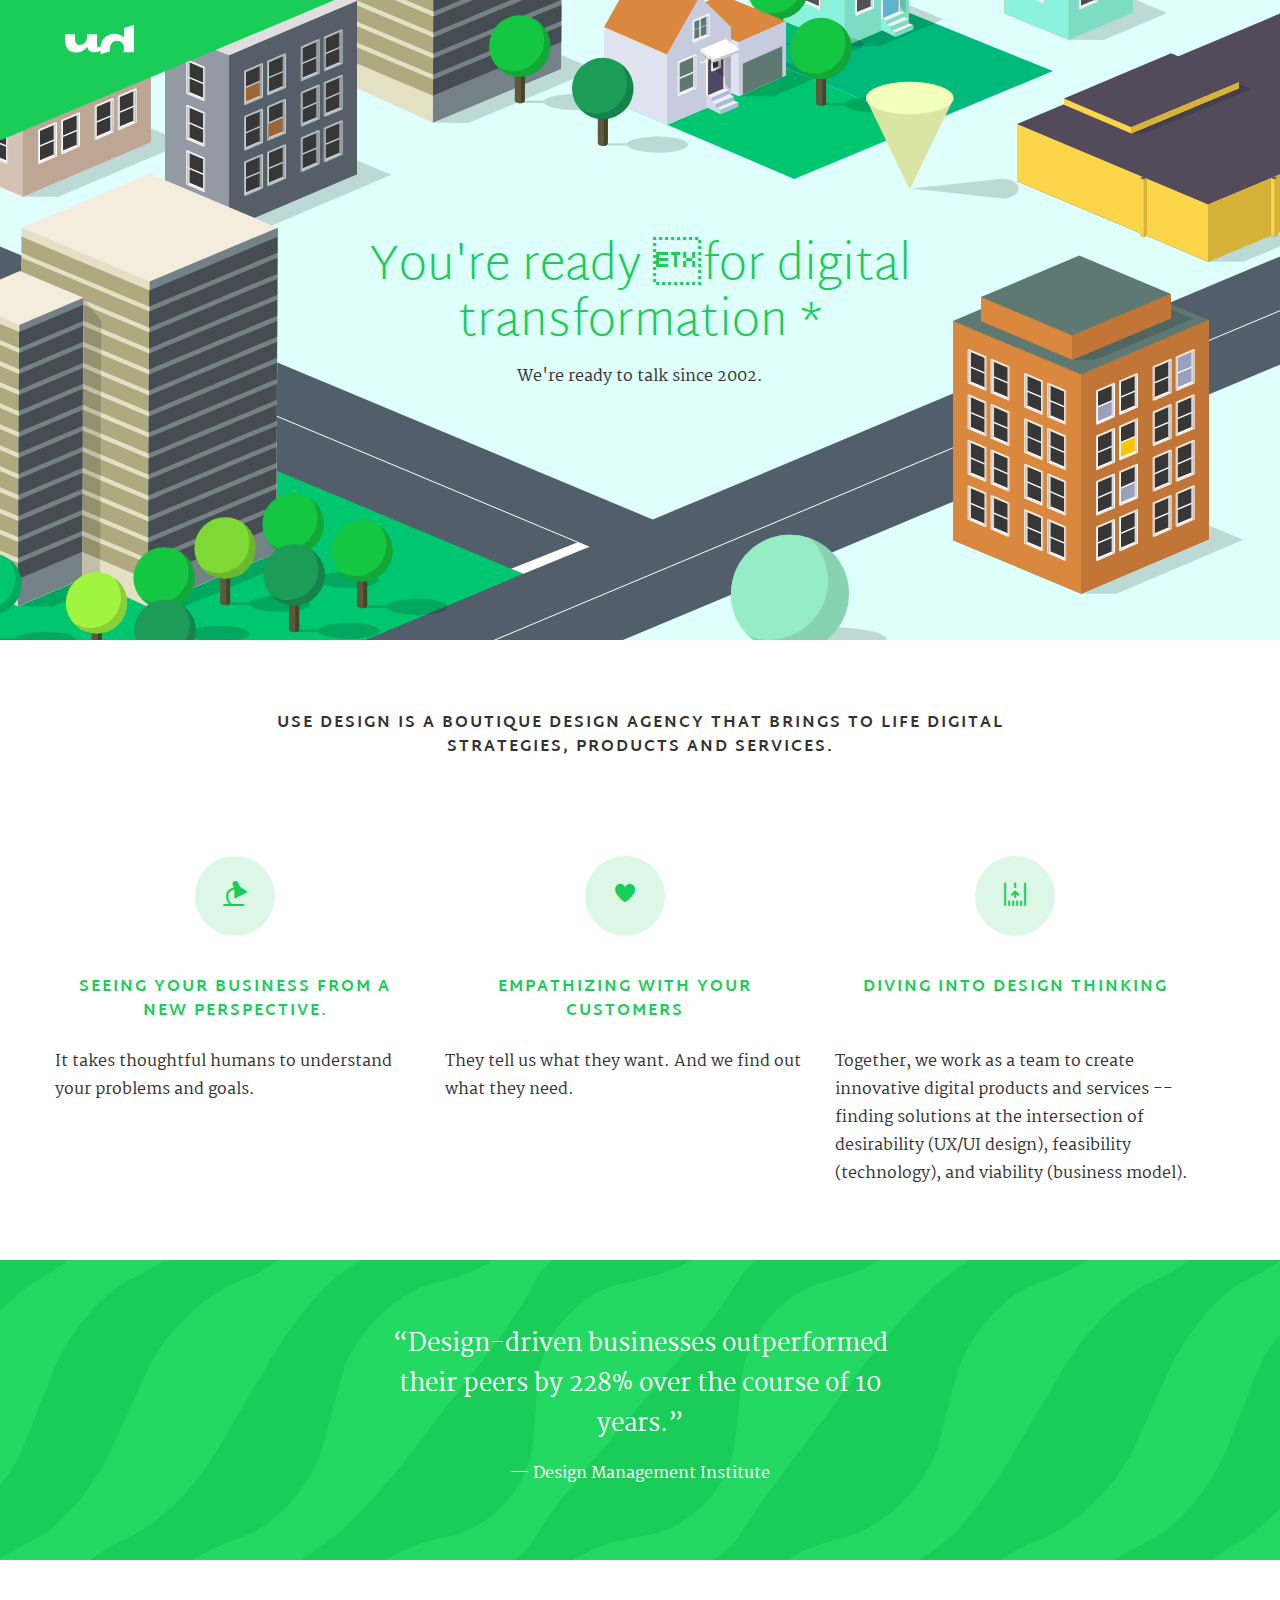
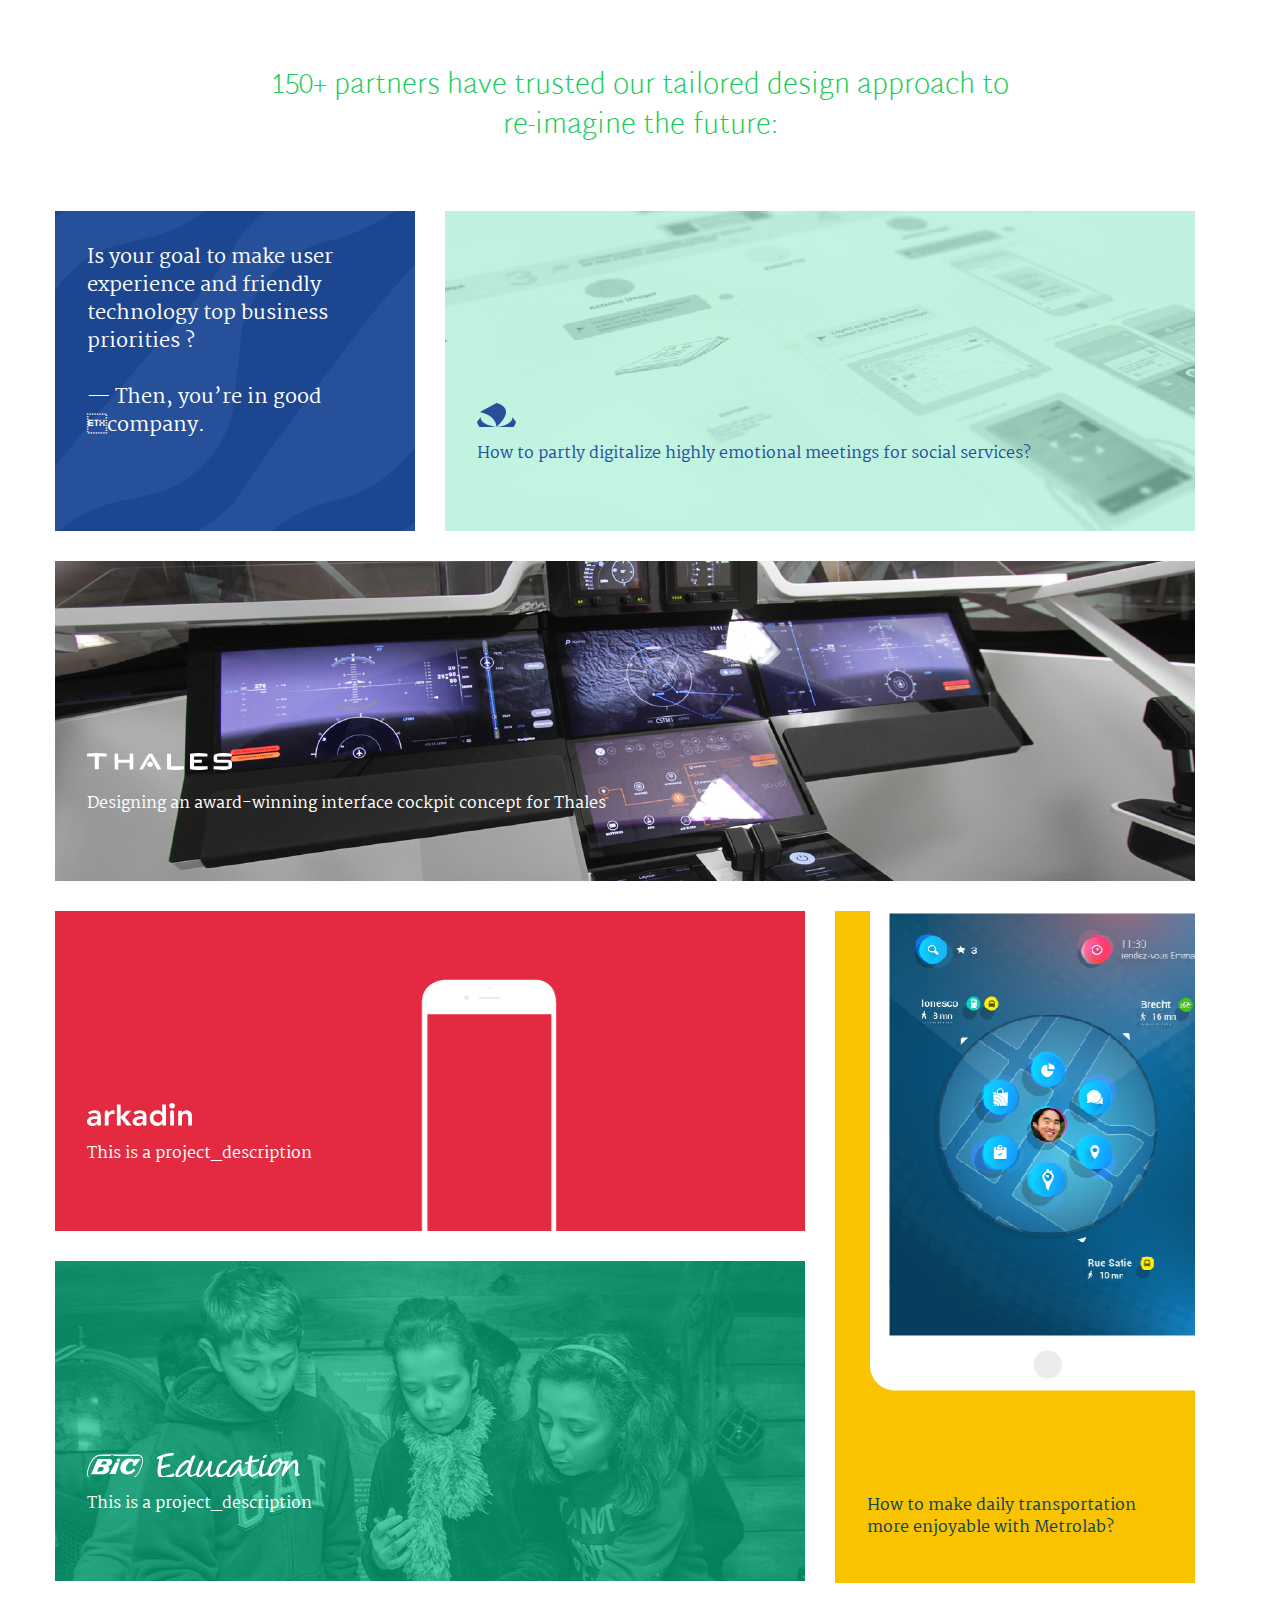
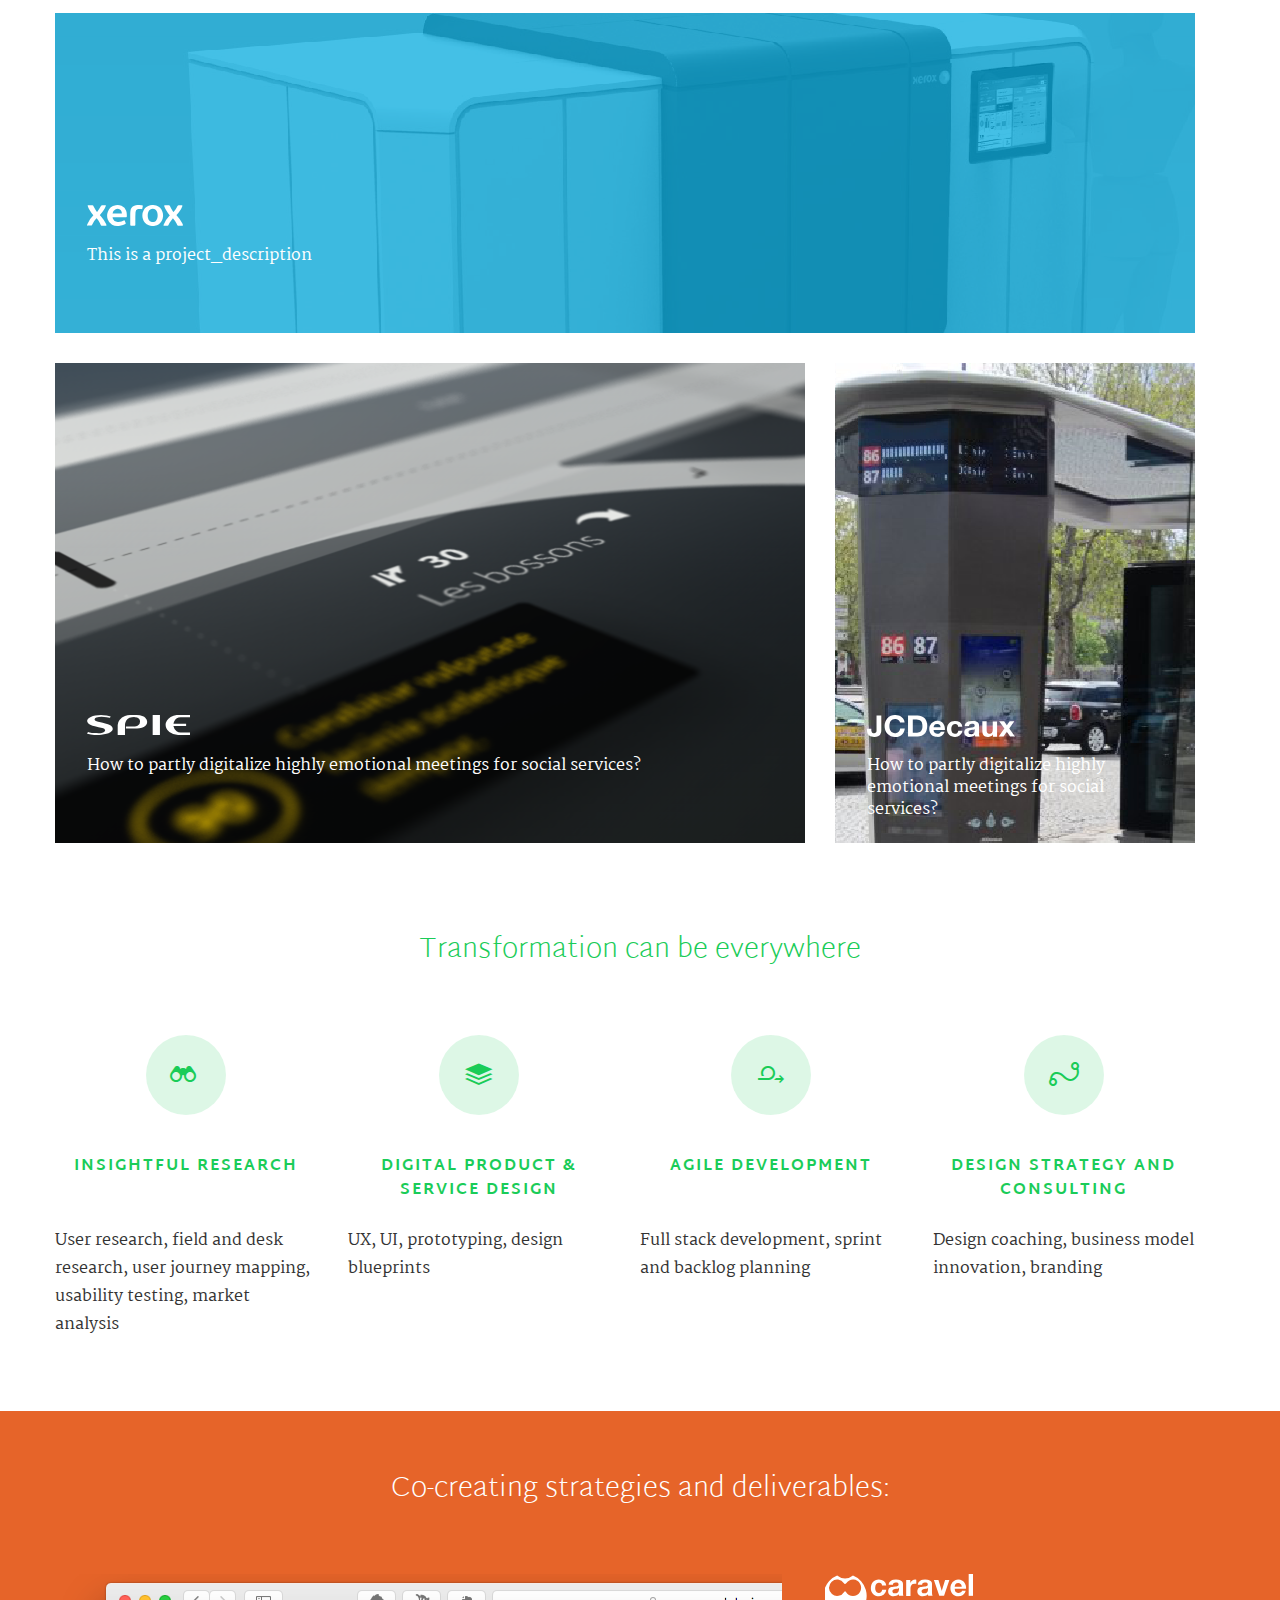
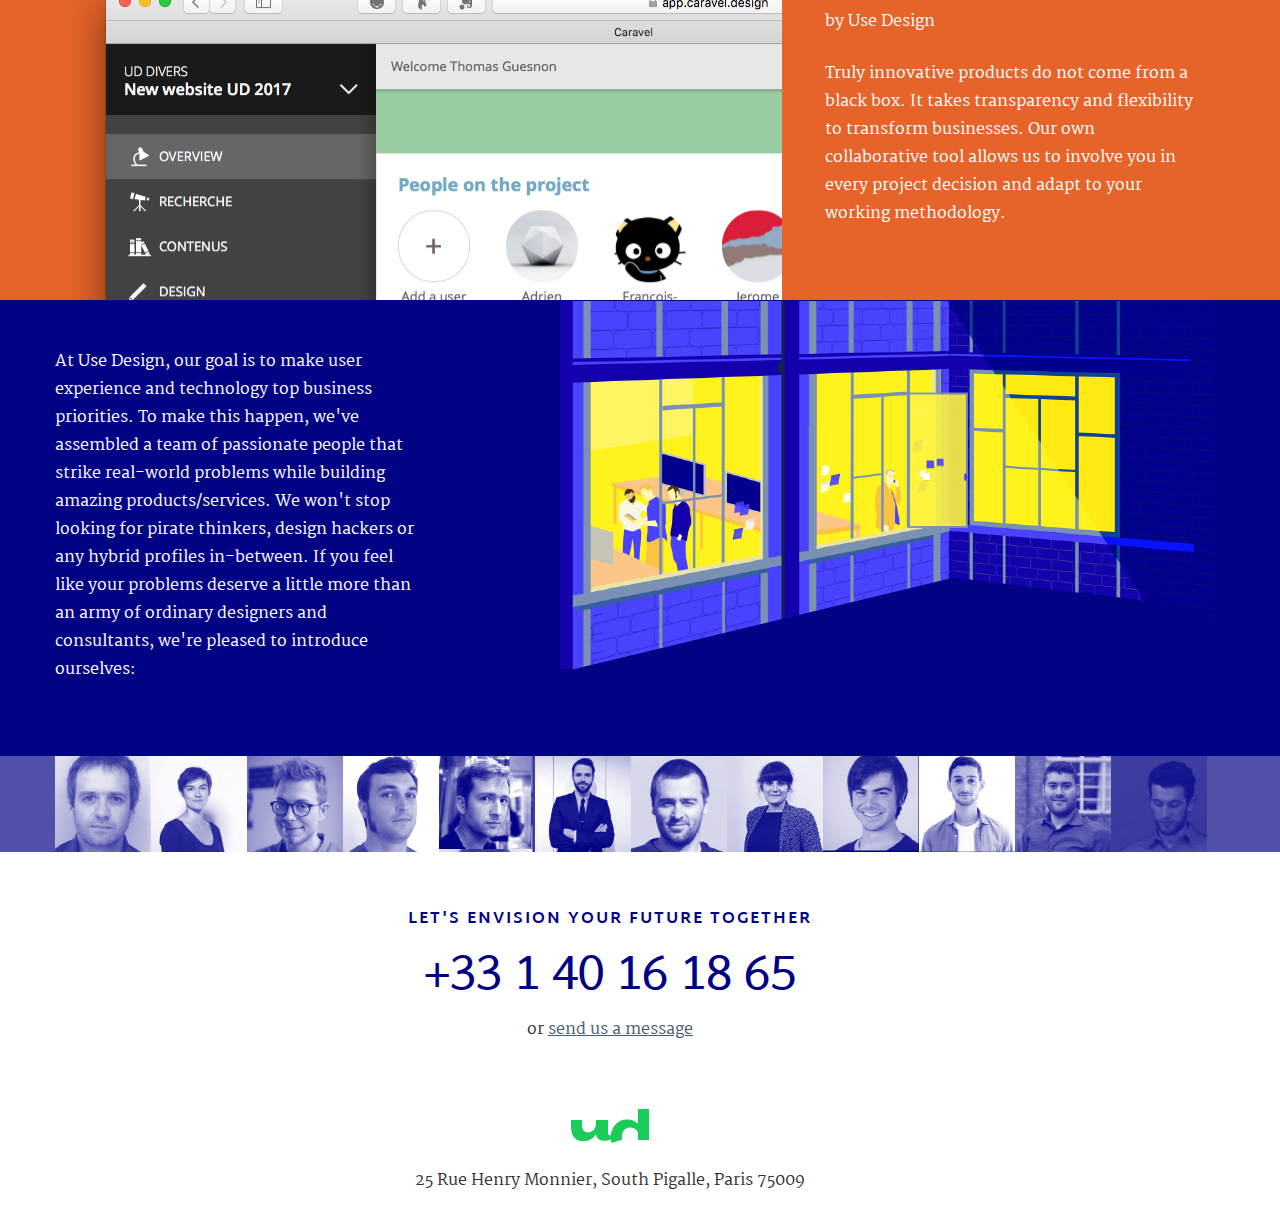
<file: index.html>
<!doctype html>
<html class="no-js" lang="">
    <head>
        <meta charset="utf-8">
        <meta http-equiv="x-ua-compatible" content="ie=edge">
        <title></title>
        <meta name="description" content="">
        <meta name="viewport" content="width=device-width, initial-scale=1">

        <link href="https://fonts.googleapis.com/css?family=Martel+Sans:200,300,400,700|Martel:300,400,700" rel="stylesheet">
        <link rel="stylesheet" type="text/css" href="css/normalize.css">
        <link rel="stylesheet" type="text/css" href="css/main.css">
        <link rel="stylesheet" type="text/css" href="css/typography.css" />
        <link rel="stylesheet" type="text/css" href="css/components.css" />
        <link rel="stylesheet" type="text/css" href="css/layout.css" />
        <link rel="stylesheet" type="text/css" href="css/pajeweic.css">
        <!--
<script src="js/less.min.js" type="text/javascript"></script>
        <script src="js/vendor/modernizr-2.8.3.min.js"></script>
-->
    </head>
    <body>
        <!--[if lt IE 8]>
            <p class="browserupgrade">You are using an <strong>outdated</strong> browser. Please <a href="http://browsehappy.com/">upgrade your browser</a> to improve your experience.</p>
        <![endif]-->

        <!--  Logo -->
        <div id="logo">
          <div id="udlogo_hype_container" style="width:72px;height:32px;overflow:hidden;" aria-live="polite">
        		<script type="text/javascript" charset="utf-8" src="assets/ud_logo.hyperesources/udlogo_hype_generated_script.js?27251"></script>
        	</div>
        </div>

        <!-- Header  -->
        <div class="container ct-illustr">
          <div class="container-inner">
            <div id="header">
              <div id="nav"></div>
              <div id="baseline">
                <h1>You're ready for digital transformation *</h1>
                <p>We're ready to talk since 2002.</p>
              </div>
            </div>
          </div>
        </div>

        <div class="container">
          <div class="container-inner">
            <div id="boutique-sentence">
              <div class="section-title"><h3>Use Design is a boutique design agency that brings to life digital strategies, products and services.</h3></div>
            </div>
          </div>
        </div>

        <!-- 3 items -->
        <div class="container">
          <div class="container-inner">
            <div id="three-items">
              <!-- <div class="section-title"><h2>The title</h2></div> -->
              <div class="wrapper">
                <div class="item col-4">
                  <div class="item-icon"><i class="ico ico-large i-lamp"></i></div>
                  <div class="item-title"><h3>Seeing your business from a new perspective.</h3></div>
                  <div class="item-content"><p>It takes thoughtful humans to understand your problems and goals.</p></div>
                </div>
                <div class="item col-4">
                  <div class="item-icon"><i class="ico ico-large i-heart"></i></div>
                  <div class="item-title"><h3>Empathizing with your customers</h3></div>
                  <div class="item-content"><p>They tell us what they want. And we find out what they need.
</p></div>
                </div>
                <div class="item col-4">
                  <div class="item-icon"><i class="ico ico-large i-runway"></i></div>
                  <div class="item-title"><h3>Diving into Design Thinking

</h3></div>
                  <div class="item-content"><p>Together, we work as a team to create innovative digital products and services -- finding solutions at the intersection of desirability (UX/UI design), feasibility (technology), and viability (business model).
</p></div>
                </div>
              </div>
            </div>
          </div>
        </div>

        <!-- Header  -->
        <div class="container ct-green">
          <div class="container-inner">
            <div id="testimonials">
              <blockquote>“Design-driven businesses outperformed their peers by 228% over the course of 10 years.” </blockquote>
              <p class="author">— Design Management Institute</p>
            </div>
          </div>
        </div>

          <!-- Project grid -->
          <div class="container">
            <div class="container-inner">
              <div id="projects">
                <div class="section-title"><h2>150+ partners have trusted our tailored design approach to re-imagine the future:</h2></div>
                <!-- ligne -->
                <div class="multi-column">
                  <div class="col-4 col height-1">
                    <div class="sentence">
                      <div class="sentence-content"><p>Is your goal to make user experience and friendly technology top business priorities ?<br/><br/>— Then, you’re in good company.</p></div>
                    </div>
                  </div>
                  <div class="col-8 col height-1">
                    <div class="project" id="mdp" style="background: url(files/mdp_image.jpg) 50% 50%;">
                      <div class="project-logo"><img src="files/mdp_logo.svg"/></div>
                      <div class="project-title">How to partly digitalize highly emotional meetings for social services?</div>
                    </div>
                  </div>
                </div>
                <!-- ligne -->
                <div class="multi-column">
                  <div class="col-12 col height-1">
                    <div class="project" id="thales" style="background: url(files/thumb_thales.png) 50% 50%;">
                      <div class="project-logo"><img src="files/thales_logo.svg"/></div>
                      <div class="project-title">Designing an award-winning interface cockpit concept for Thales</div>
                    </div>
                  </div>
                </div>
                <!-- ligne -->
                <div class="multi-column">
                  <div class="col-8 col height-1">
                    <div class="project" id="arkadin" style="background: url(files/arkadin_img.png);">
                      <div class="project-logo"><img src="files/arkadin_logo.svg"/></div>
                      <div class="project-title">This is a project_description</div>
                    </div>
                    <div class="project" id="bic_education" style="background: url(files/bic_educ_img.png);">
                      <div class="project-logo"><img src="files/bic_educ_logo.svg"/></div>
                      <div class="project-title">This is a project_description</div>
                    </div>
                  </div>
                  <div class="col-4 col height-3">
                    <div class="project" id="metrolab" style="background: url(files/metrolab_img.png);">
                      <div class="project-logo"><!--<img src="files/xerox_logo.svg"/>--></div>
                      <div class="project-title">How to make daily transportation more enjoyable with Metrolab?</div>
                    </div>
                  </div>
                </div>
                <!-- ligne -->
                <div class="multi-column">
                  <div class="col-12 col height-1">
                    <div class="project" id="xerox" style="background: url(files/xerox_img.png);">
                      <div class="project-logo"><img src="files/xerox_logo.svg"/></div>
                      <div class="project-title">This is a project_description</div>
                    </div>
                  </div>
                </div>
                <!-- ligne -->
                <div class="multi-column">
                  <div class="col-8 col height-2">
                    <div class="project" id="spie" style="background: url(files/spie_img.png);">
                      <div class="project-logo"><img src="files/spie_logo.svg"/></div>
                      <div class="project-title">How to partly digitalize highly emotional meetings for social services?</div>
                    </div>
                  </div>
                  <div class="col-4 col height-2">
                    <div class="project" id="jcdecaux" style="background: url(files/jcdecaux_img.png);">
                      <div class="project-logo"><img src="files/jcdecaux_logo.svg"/></div>
                      <div class="project-title">How to partly digitalize highly emotional meetings for social services?</div>
                    </div>
                  </div>
                </div>
              </div>
            </div>
          </div>


          <!-- Partners -->

          <div class="container">
            <div class="container-inner">
              <div id="partners">
              <div class="section-title"><h2>Transformation can be everywhere
</h2></div>
                <div class="wrapper">
                  <div class="item col-3">
                    <div class="item-icon"><i class="ico ico-large i-binoculars"></i></div>
                    <div class="item-title"><h3>Insightful research</h3></div>
                    <div class="item-content"><p>User research, field and desk research, user journey mapping, usability testing, market analysis</p></div>
                  </div>
                  <div class="item col-3">
                    <div class="item-icon"><i class="ico ico-large i-layers"></i></div>
                    <div class="item-title"><h3>Digital product & service design</h3></div>
                    <div class="item-content"><p>UX, UI, prototyping, design blueprints</p></div>
                  </div>
                  <div class="item col-3">
                    <div class="item-icon"><i class="ico ico-large i-iteration"></i></div>
                    <div class="item-title"><h3>Agile development</h3></div>
                    <div class="item-content"><p>Full stack development, sprint and backlog planning</p></div>
                  </div>
                  <div class="item col-3">
                    <div class="item-icon"><i class="ico ico-large i-path"></i></div>
                    <div class="item-title"><h3>Design strategy and consulting</h3></div>
                    <div class="item-content"><p>Design coaching, business model innovation, branding</p></div>
                  </div>
                </div>
              </div>
            </div>
          </div>




          <!-- Caravel -->

          <div class="container ct-red">
            <div class="container-inner">
              <div id="caravel">
                <div class="section-title"><h2>Co-creating strategies and deliverables:</h2></div>
                <div class="wrapper">
                  <div class="block col-4 span-8">
                    <div class="poweredby"><img src="files/caravel_logo.svg"/><p>by Use Design</p></div>
                    <p>Truly innovative products do not come from a black box. It takes transparency and flexibility to transform businesses. Our own collaborative tool allows us to involve you in every project decision and adapt to your working methodology.</p>
                  </div>
                </div>
              </div>
            </div>
          </div>


          <!-- Contact -->
          <div class="container ct-blue">
            <div class="container-inner">
              <div id="contact">
                <div class="wrapper">
                  <div class="block col-4">
                    <p>At Use Design, our goal is to make user experience and technology top business priorities. To make this happen, we've assembled a team of passionate people that strike real-world problems while building amazing products/services. We won't stop looking for pirate thinkers, design hackers or any hybrid profiles in-between.

If you feel like your problems deserve a little more than an army of ordinary designers and consultants, we're pleased to introduce ourselves:</p>
                  </div>
                </div>
              </div>
            </div>
          </div>

          <!-- People -->
          <div class="container ct-lightblue">
            <div class="container-inner">
              <div id="people">
                <div class="pic" style="background-image: url(files/id_photo_1.png);"></div>
                <div class="pic" style="background-image: url(files/id_photo_2.png);"></div>
                <div class="pic" style="background-image: url(files/id_photo_3.png);"></div>
                <div class="pic" style="background-image: url(files/id_photo_4.png);"></div>
                <div class="pic" style="background-image: url(files/id_photo_5.png);"></div>
                <div class="pic" style="background-image: url(files/id_photo_6.png);"></div>
                <div class="pic" style="background-image: url(files/id_photo_7.png);"></div>
                <div class="pic" style="background-image: url(files/id_photo_8.png);"></div>
                <div class="pic" style="background-image: url(files/id_photo_9.png);"></div>
                <div class="pic" style="background-image: url(files/id_photo_10.png);"></div>
                <div class="pic" style="background-image: url(files/id_photo_11.png);"></div>
                <div class="pic" style="background-image: url(files/id_photo_12.png);"></div>
              </div>
            </div>
          </div>

          <!-- Numéros -->
          <div class="container">
            <div class="container-inner">
              <div id="numeros">
                <div class="wrapper">
                  <div class="block col-6 span-3">
                    <h3>Let's envision your future together</h3>
                    <p class="phone_number">+33 1 40 16 18 65
</p>
                    <p class="mailto">or <a href="mailto:contact@use-design.com">send us a message</a></p>
                    <hr/>
                    <div class="logo-small"><img src="files/ud_logo.svg"/>

                    </div>
                    <p class="adresse">25 Rue Henry Monnier, South Pigalle, Paris 75009</p>
                  </div>
                </div>
              </div>
            </div>
          </div>


		<!-- End content -->
    </body>
</html>
</file>
<file: css/main.css>
/*! HTML5 Boilerplate v5.3.0 | MIT License | https://html5boilerplate.com/ */

/*
 * What follows is the result of much research on cross-browser styling.
 * Credit left inline and big thanks to Nicolas Gallagher, Jonathan Neal,
 * Kroc Camen, and the H5BP dev community and team.
 */

/* ==========================================================================
   Base styles: opinionated defaults
   ========================================================================== */

html {
    color: #222;
    font-size: 1em;
    line-height: 1.4;
}

/*
 * Remove text-shadow in selection highlight:
 * https://twitter.com/miketaylr/status/12228805301
 *
 * These selection rule sets have to be separate.
 * Customize the background color to match your design.
 */

::-moz-selection {
    background: #b3d4fc;
    text-shadow: none;
}

::selection {
    background: #b3d4fc;
    text-shadow: none;
}

/*
 * A better looking default horizontal rule
 */

hr {
    display: block;
    height: 1px;
    border: 0;
    border-top: 1px solid #ccc;
    margin: 1em 0;
    padding: 0;
}

/*
 * Remove the gap between audio, canvas, iframes,
 * images, videos and the bottom of their containers:
 * https://github.com/h5bp/html5-boilerplate/issues/440
 */

audio,
canvas,
iframe,
img,
svg,
video {
    vertical-align: middle;
}

/*
 * Remove default fieldset styles.
 */

fieldset {
    border: 0;
    margin: 0;
    padding: 0;
}

/*
 * Allow only vertical resizing of textareas.
 */

textarea {
    resize: vertical;
}

/* ==========================================================================
   Browser Upgrade Prompt
   ========================================================================== */

.browserupgrade {
    margin: 0.2em 0;
    background: #ccc;
    color: #000;
    padding: 0.2em 0;
}

/* ==========================================================================
   Author's custom styles
   ========================================================================== */

















/* ==========================================================================
   Helper classes
   ========================================================================== */

/*
 * Hide visually and from screen readers
 */

.hidden {
    display: none !important;
}

/*
 * Hide only visually, but have it available for screen readers:
 * http://snook.ca/archives/html_and_css/hiding-content-for-accessibility
 */

.visuallyhidden {
    border: 0;
    clip: rect(0 0 0 0);
    height: 1px;
    margin: -1px;
    overflow: hidden;
    padding: 0;
    position: absolute;
    width: 1px;
}

/*
 * Extends the .visuallyhidden class to allow the element
 * to be focusable when navigated to via the keyboard:
 * https://www.drupal.org/node/897638
 */

.visuallyhidden.focusable:active,
.visuallyhidden.focusable:focus {
    clip: auto;
    height: auto;
    margin: 0;
    overflow: visible;
    position: static;
    width: auto;
}

/*
 * Hide visually and from screen readers, but maintain layout
 */

.invisible {
    visibility: hidden;
}

/*
 * Clearfix: contain floats
 *
 * For modern browsers
 * 1. The space content is one way to avoid an Opera bug when the
 *    `contenteditable` attribute is included anywhere else in the document.
 *    Otherwise it causes space to appear at the top and bottom of elements
 *    that receive the `clearfix` class.
 * 2. The use of `table` rather than `block` is only necessary if using
 *    `:before` to contain the top-margins of child elements.
 */

.clearfix:before,
.clearfix:after {
    content: " "; /* 1 */
    display: table; /* 2 */
}

.clearfix:after {
    clear: both;
}

/* ==========================================================================
   EXAMPLE Media Queries for Responsive Design.
   These examples override the primary ('mobile first') styles.
   Modify as content requires.
   ========================================================================== */

@media only screen and (min-width: 35em) {
    /* Style adjustments for viewports that meet the condition */
}

@media print,
       (-webkit-min-device-pixel-ratio: 1.25),
       (min-resolution: 1.25dppx),
       (min-resolution: 120dpi) {
    /* Style adjustments for high resolution devices */
}

/* ==========================================================================
   Print styles.
   Inlined to avoid the additional HTTP request:
   http://www.phpied.com/delay-loading-your-print-css/
   ========================================================================== */

@media print {
    *,
    *:before,
    *:after,
    *:first-letter,
    *:first-line {
        background: transparent !important;
        color: #000 !important; /* Black prints faster:
                                   http://www.sanbeiji.com/archives/953 */
        box-shadow: none !important;
        text-shadow: none !important;
    }

    a,
    a:visited {
        text-decoration: underline;
    }

    a[href]:after {
        content: " (" attr(href) ")";
    }

    abbr[title]:after {
        content: " (" attr(title) ")";
    }

    /*
     * Don't show links that are fragment identifiers,
     * or use the `javascript:` pseudo protocol
     */

    a[href^="#"]:after,
    a[href^="javascript:"]:after {
        content: "";
    }

    pre,
    blockquote {
        border: 1px solid #999;
        page-break-inside: avoid;
    }

    /*
     * Printing Tables:
     * http://css-discuss.incutio.com/wiki/Printing_Tables
     */

    thead {
        display: table-header-group;
    }

    tr,
    img {
        page-break-inside: avoid;
    }

    img {
        max-width: 100% !important;
    }

    p,
    h2,
    h3 {
        orphans: 3;
        widows: 3;
    }

    h2,
    h3 {
        page-break-after: avoid;
    }
}
</file>
<file: css/typography.css>
@charset "UTF-8";
@media screen and (min-width: 320px) {
  p {
    font-size: 1rem;
    line-height: 1.75rem; }

  h6 {
    font-size: 1rem;
    line-height: 1.5rem; }

  h5 {
    font-size: 1rem;
    line-height: 1.5rem; }

  h4 {
    font-size: 1rem;
    line-height: 1.5rem; }

  h3 {
    font-size: 1rem;
    line-height: 1.5rem; }

  h2 {
    font-size: 1.75rem;
    line-height: 2.5rem; }

  h1 {
    font-size: 2.25rem;
    line-height: 2.5rem; }

  blockquote {
    font-size: 1.5rem;
    line-height: 2.5rem; } }
@media screen and (min-width: 640px) {
  p {
    font-size: 1rem;
    line-height: 1.75rem; }

  h6 {
    font-size: 1rem;
    line-height: 1.5rem; }

  h5 {
    font-size: 1rem;
    line-height: 1.5rem; }

  h4 {
    font-size: 1rem;
    line-height: 1.5rem; }

  h3 {
    font-size: 1rem;
    line-height: 1.5rem; }

  h2 {
    font-size: 1.75rem;
    line-height: 2.5rem; }

  h1 {
    font-size: 2.25rem;
    line-height: 2.5rem; }

  blockquote {
    font-size: 1.5rem;
    line-height: 2.5rem; } }
@media screen and (min-width: 1170px) {
  p {
    font-size: 1rem;
    line-height: 1.75rem; }

  h6 {
    font-size: 1rem;
    line-height: 1.5rem; }

  h5 {
    font-size: 1rem;
    line-height: 1.5rem; }

  h4 {
    font-size: 1rem;
    line-height: 1.5rem; }

  h3 {
    font-size: 1rem;
    line-height: 1.5rem; }

  h2 {
    font-size: 1.75rem;
    line-height: 2.5rem; }

  h1 {
    font-size: 3rem;
    line-height: 3.5rem; }

  blockquote {
    font-size: 1.5rem;
    line-height: 2.5rem; } }
p.small {
  font-size: 0.75rem;
  line-height: 1.5rem; }

p, h6, h5, h4, h3, h2, h1 {
  margin-top: 0;
  font-weight: normal; }

p {
  font-family: "Martel", serif;
  margin-bottom: 1.5rem; }

h6 {
  font-family: "Martel", serif;
  margin-bottom: 0; }

h5 {
  font-family: "Martel", serif;
  margin-bottom: 0; }

h4 {
  font-family: "Martel", serif;
  text-transform: uppercase;
  margin-bottom: 0; }

h3 {
  font-family: "Martel Sans", sans-serif;
  font-weight: 700;
  text-transform: uppercase;
  letter-spacing: 2px;
  margin-bottom: 2rem;
  padding-top: 0.5rem; }

h2 {
  font-family: "Martel Sans", sans-serif;
  font-weight: 200;
  margin-bottom: 4rem;
  padding-top: 0.66667rem; }

h1 {
  font-family: "Martel Sans", sans-serif;
  font-weight: 200;
  margin-bottom: 0.66667rem; }

ul, ol {
  margin-top: 0;
  margin-bottom: 1.5rem;
  padding-left: 0; }
  ul li, ol li {
    line-height: 1.5rem; }

.footnotes ul, .footnotes ol {
  margin-top: 0;
  margin-bottom: 1.5rem;
  padding-left: 0;
  page-break-inside: avoid;
  /* pas de coupure dans ces élements */ }
  .footnotes ul li, .footnotes ol li {
    font-size: 0.83333rem;
    line-height: 1.5rem; }
    .footnotes ul li p, .footnotes ol li p {
      font-size: 0.83333rem;
      line-height: 1.5rem;
      margin-bottom: 0.6rem; }

hr {
  width: 100%;
  margin-top: 2rem;
  margin-bottom: 2rem;
  border: 0; }

hr::after {
  display: inline-block;
  content: '•••';
  opacity: 0.5;
  width: 100%;
  letter-spacing: 1em;
  text-align: center; }

blockquote {
  margin: 1rem; }
  blockquote p {
    font-family: "Martel", serif; }

pre {
  padding: 1rem 1.33333rem;
  background-color: rgba(0, 0, 0, 0.03); }
  pre code {
    font-size: 1rem;
    line-height: 1.5rem; }

table {
  margin-top: 1rem;
  margin-bottom: 2rem;
  line-height: 1.5rem;
  border-collapse: collapse; }
  table thead tr th {
    border-top: 1px solid rgba(0, 0, 0, 0.3);
    vertical-align: top;
    padding: 1rem 2rem 1rem 0;
    font-family: "Martel", serif;
    font-weight: normal; }
  table tbody tr td {
    border-top: 1px solid rgba(0, 0, 0, 0.05);
    vertical-align: top;
    padding: 1rem 2rem 1rem 0; }

img {
  margin-bottom: 0.5rem; }

.figure p {
  font-size: 0.83333rem;
  line-height: 1.5rem;
  margin-bottom: 2.4rem; }

sup {
  line-height: 0; }

@media print {
  body {
    background-color: #fff !important; }

  p {
    font-size: 10.5pt;
    line-height: 15.75pt;
    margin-bottom: 15.75pt;
    margin-bottom: 0;
    text-indent: 10.5pt;
    orphans: 3;
    /* pas de ligne seule en bas */
    widows: 3;
    /* pas de ligne seule en haut */ }

  h6 {
    font-size: 10.5pt;
    line-height: 15.75pt;
    margin-top: 15.75pt;
    margin-bottom: 0;
    page-break-after: avoid;
    /* pas de saut après ces éléments */ }

  h5 {
    font-size: 10.5pt;
    line-height: 15.75pt;
    margin-top: 15.75pt;
    margin-bottom: 0;
    page-break-after: avoid;
    /* pas de saut après ces éléments */ }

  h4 {
    font-size: 10.5pt;
    line-height: 15.75pt;
    margin-top: 15.75pt;
    margin-bottom: 0;
    page-break-after: avoid;
    /* pas de saut après ces éléments */ }

  h3 {
    font-size: 10.5pt;
    line-height: 15.75pt;
    margin-top: 15.75pt;
    margin-bottom: 10.5pt;
    padding-top: 5.25pt;
    page-break-after: avoid;
    /* pas de saut après ces éléments */ }

  h2 {
    font-size: 15.75pt;
    line-height: 21pt;
    margin-top: 15.75pt;
    margin-bottom: 10.5pt;
    padding-top: 5.25pt;
    page-break-after: avoid;
    /* pas de saut après ces éléments */ }

  h1 {
    font-size: 23.625pt;
    line-height: 31.5pt;
    margin-top: 15.75pt;
    margin-bottom: 15.75pt;
    page-break-after: avoid;
    /* pas de saut après ces éléments */ }

  ul, ol {
    margin-top: 0;
    margin-bottom: 15.75pt;
    padding-left: 0;
    page-break-inside: avoid;
    /* pas de coupure dans ces élements */ }
    ul li, ol li {
      font-size: 10.5pt;
      line-height: 15.75pt; }

  .footnotes ul, .footnotes ol {
    margin-top: 0;
    margin-bottom: 15.75pt;
    padding-left: 0;
    page-break-inside: avoid;
    /* pas de coupure dans ces élements */ }
    .footnotes ul li, .footnotes ol li {
      font-size: 9.54545pt;
      line-height: 15.75pt; }
      .footnotes ul li p, .footnotes ol li p {
        font-size: 9.54545pt;
        line-height: 15.75pt;
        margin-bottom: 7.875pt; }

  a {
    color: #333333;
    text-decoration: underline !important; }

  a[href]:after {
    content: " (" attr(href) ")";
    /* affichage des URL des liens */ }

  a[href].footnoteRef:after {
    content: "";
    /* affichage des URL des liens */ }

  .footnotes a {
    display: none; }

  hr {
    width: 100%;
    margin-top: 21pt;
    margin-bottom: 21pt;
    border: 0;
    font-size: 7.875pt; }

  hr::after {
    display: inline-block;
    content: '•••';
    opacity: 0.5;
    width: 100%;
    letter-spacing: 1em;
    text-align: center; }

  blockquote {
    line-height: 15.75pt;
    margin: 10.5pt;
    border: 0; }
    blockquote p {
      font-family: "Martel", serif; }

  pre {
    padding: 10.5pt 14pt;
    border: 0;
    page-break-inside: avoid;
    /* pas de coupure dans ces élements */ }
    pre code {
      font-size: 10.5pt;
      line-height: 15.75pt;
      display: inline-block;
      white-space: pre; }

  table {
    margin-top: 10.5pt;
    margin-bottom: 21pt;
    font-size: 10.5pt;
    page-break-inside: avoid;
    /* pas de coupure dans ces élements */ }
    table thead tr th {
      border-top: 1px solid rgba(0, 0, 0, 0.3);
      vertical-align: top;
      padding: 7pt 21pt 7pt 0;
      font-family: "Martel", serif;
      font-weight: normal; }
    table tbody tr td {
      border-top: 1px solid rgba(0, 0, 0, 0.05);
      vertical-align: top;
      padding: 7pt 21pt 7pt 0; }

  img {
    margin-bottom: 5.25pt; }

  .figure p {
    font-size: 8.75pt;
    line-height: 18.9pt;
    margin-bottom: 25.2pt;
    text-indent: 0; }

  sup {
    line-height: 0; }

  @page {
    margin: 63pt 94.5pt 73.5pt 94.5pt; }
  body {
    margin: 1.6cm; } }

/*# sourceMappingURL=typography.css.map */
</file>
<file: css/components.css>
a {
  font-family: "Martel", serif;
  color: #485B73;
  font-size: 1rem;
  -webkit-transition: all 0.18s ease-out;
  -moz-transition: all 0.18s ease-out;
  -o-transition: all 0.18s ease-out;
  transition: all 0.18s ease-out; }
  a:hover {
    color: #485B73;
    opacity: 0.5; }

.btn {
  padding: 0.5rem 1rem;
  border: 1px solid #F5F5F5;
  background: #FFFFFF;
  border-radius: 3px;
  text-decoration: none;
  color: #333333;
  font-size: 1rem;
  -webkit-transition: color 0.18s ease-out, background-color 0.18s ease-out;
  -moz-transition: color 0.18s ease-out, background-color 0.18s ease-out;
  -o-transition: color 0.18s ease-out, background-color 0.18s ease-out;
  transition: color 0.18s ease-out, background-color 0.18s ease-out; }
  .btn:hover, .btn:focus {
    color: #333333;
    background: #F5F5F5;
    outline: 0; }
  .btn:active {
    color: #333333;
    background: #CCCCCC; }

.highlight {
  color: #FFFFFF;
  background: #1ACC58;
  border: 0; }
  .highlight:hover, .highlight:focus {
    color: #FFFFFF;
    background: #b3d2a5;
    outline: 0; }
  .highlight:active {
    color: #FFFFFF;
    background: #74a467; }

.caution {
  color: #FFFFFF;
  background: #D44C57;
  border: 0; }
  .caution:hover, .caution:focus {
    color: #FFFFFF;
    background: #DC7580;
    outline: 0; }
  .caution:active {
    color: #FFFFFF;
    background: #cd444d; }

.big {
  padding: 0.75002rem 1rem;
  display: flex; }
  .big i {
    padding: 0 0.5rem 0 0; }

.ico-btn {
  width: 2rem;
  height: 2rem;
  padding: 0;
  background: #FFFFFF;
  border-radius: 20px;
  border: 0;
  color: #777777; }
  .ico-btn:hover, .ico-btn:focus {
    background: #EFEFEF;
    outline: 0; }
  .ico-btn i {
    margin-top: 4px; }

.add-btn {
  border: none;
  background: none;
  color: #74a5d8;
  font-size: 0.85714rem;
  line-height: 1px;
  display: flex;
  align-items: center; }
  .add-btn i {
    padding: 0 0.5rem 0 0; }
  .add-btn:hover, .add-btn:focus {
    color: #9DBADE;
    background: none;
    outline: 0; }
  .add-btn:active {
    color: #518ece;
    background: none; }

.disabled {
  opacity: 0.5;
  pointer-events: none; }

.form-wrapper {
  display: flex;
  align-items: center;
  margin-bottom: 1rem; }
  .form-wrapper label {
    width: 20%;
    display: block;
    float: left;
    text-align: right;
    padding: 0 0.5rem;
    font-size: 0.75rem;
    color: #565656; }
  .form-wrapper input, .form-wrapper textarea, .form-wrapper select {
    width: 70%;
    display: block;
    padding: 0.5rem;
    background: #FFFFFF;
    font-size: 1rem;
    border: 1px solid #EFEFEF;
    border-radius: 3px;
    -webkit-transition: border-color 0.18s ease-out;
    -moz-transition: border-color 0.18s ease-out;
    -o-transition: border-color 0.18s ease-out;
    transition: border-color 0.18s ease-out; }
    .form-wrapper input:hover, .form-wrapper textarea:hover, .form-wrapper select:hover {
      border-color: #CCCCCC; }
    .form-wrapper input:focus, .form-wrapper textarea:focus, .form-wrapper select:focus {
      border-color: #323232;
      border-width: 1px;
      outline: none; }
  .form-wrapper select {
    background: transparent;
    -webkit-appearance: none;
    background: url(../assets/caret-down.svg) no-repeat 97% center; }

/*# sourceMappingURL=components.css.map */
</file>
<file: css/layout.css>
html, body {
  font-family: "Martel", serif;
  color: #333333; }

.container {
  width: 100%; }
  .container .container-inner {
    margin: 0 auto;
    padding: 3rem 0 0 0; }

.ct-red {
  background: #E66429;
  color: #FFF; }

.ct-green {
  background: url(../assets/waves_oblique_green.svg) 50% 50%;
  background-color: #1ACC58;
  color: #FFF; }

.ct-blue {
  background: #020285;
  color: #FFF; }
  .ct-blue .container-inner {
    background: url(../assets/illustration_agence.png) no-repeat 100% 0; }

.ct-lightblue {
  background: #5151A9;
  color: #FFF; }

.ct-illustr {
  background: url(../assets/ud_illustration_website_tho_vertical_1.svg) center 0;
  height: 640px; }

.span-3 {
  margin-left: 270px; }

.span-4 {
  margin-left: 370px; }

.span-6 {
  margin-left: 570px; }

.span-8 {
  margin-left: 770px; }

.col-3 {
  width: 270px; }

.col-4 {
  width: 370px; }

.col-6 {
  width: 570px; }

.col-8 {
  width: 770px; }

.col-12 {
  width: 1170px; }

.section-title {
  text-align: center;
  width: 770px;
  margin: 0 auto; }

.wrapper {
  display: flex;
  flex-direction: row; }
  .wrapper .item {
    margin-right: 30px;
    text-align: center; }
    .wrapper .item .item-title {
      height: 5rem; }
      .wrapper .item .item-title h3 {
        color: #1ACC58; }
    .wrapper .item .item-content {
      text-align: left; }
  .wrapper .block {
    margin-right: 30px;
    text-align: left; }

.item-icon {
  width: 80px;
  height: 80px;
  border-radius: 40px;
  background: rgba(26, 204, 88, 0.15);
  text-align: center;
  margin: 0 auto;
  margin-bottom: 2rem; }
  .item-icon i {
    color: #1ACC58;
    padding-top: 1.2rem; }

#logo {
  width: 334px;
  height: 140px;
  background: url(../assets/triangle.svg);
  position: absolute;
  top: 0;
  left: 0; }
  #logo #udlogo_hype_container {
    position: relative;
    top: 24px;
    left: 64px; }

#header #baseline {
  text-align: center;
  position: relative;
  top: 192px;
  width: 570px;
  margin: 0 auto; }
  #header #baseline h1 {
    color: #1ACC58; }

#boutique-sentence {
  padding: 1rem; }

#three-items {
  padding-bottom: 3rem; }

#testimonials {
  padding-bottom: 3rem;
  text-align: center;
  width: 570px;
  margin: 0 auto; }

#projects {
  padding-top: 3rem; }
  #projects h2 {
    color: #1ACC58; }
  #projects .multi-column {
    display: flex; }
    #projects .multi-column .col {
      position: relative;
      display: flex;
      flex-direction: column;
      margin-right: 30px; }
    #projects .multi-column .height-1 .project {
      height: 320px; }
      #projects .multi-column .height-1 .project .project-logo {
        margin-top: 192px; }
    #projects .multi-column .height-2 .project {
      height: 480px; }
      #projects .multi-column .height-2 .project .project-logo {
        margin-top: 352px; }
    #projects .multi-column .height-3 .project {
      height: 672px; }
      #projects .multi-column .height-3 .project .project-logo {
        margin-top: 544px; }
    #projects .multi-column .sentence {
      margin-bottom: 30px;
      color: #FFF;
      height: 100%;
      background: url(../assets/waves_oblique_blue.svg) 50% 50%;
      background-color: #26509A; }
      #projects .multi-column .sentence .sentence-content {
        margin: 32px; }
        #projects .multi-column .sentence .sentence-content p {
          font-size: 1.25rem;
          line-height: 1.75rem; }
    #projects .multi-column .project {
      background: #FC0;
      width: 100%;
      margin-bottom: 30px;
      color: #FFF; }
      #projects .multi-column .project .project-logo {
        margin-left: 32px;
        margin-bottom: 16px;
        height: 24px;
        overflow: hidden; }
      #projects .multi-column .project .project-title {
        margin-left: 32px;
        margin-right: 32px; }
    #projects .multi-column #mdp {
      color: #26509A; }
    #projects .multi-column #metrolab {
      color: #094160; }

#partners {
  padding-bottom: 3rem; }
  #partners h2 {
    color: #1ACC58; }

#caravel .wrapper {
  background: url(../files/screenshot_caravel.png) no-repeat left -24px;
  padding-bottom: 3rem; }

#contact .wrapper {
  padding-bottom: 3rem; }

#people {
  display: flex;
  flex-direction: row;
  flex-wrap: wrap;
  margin-top: -3rem; }
  #people .pic {
    width: 96px;
    height: 96px;
    background-color: #020285;
    background-blend-mode: screen; }

#numeros .wrapper .block {
  text-align: center; }
  #numeros .wrapper .block h3 {
    color: #020285; }
  #numeros .wrapper .block .phone_number {
    font-size: 3rem;
    color: #020285;
    font-family: "Martel Sans", sans-serif; }
  #numeros .wrapper .block .logo-small {
    margin-bottom: 1rem; }

@media screen and (min-width: 320px) and (max-width: 640px) {
  body {
    width: 100%; }

  .ct-blue .container-inner {
    background: none; }

  .container .container-inner {
    width: 90%; }
    .container .container-inner .col-3, .container .container-inner .col-4, .container .container-inner .col-6, .container .container-inner .col-8, .container .container-inner .col-12 {
      width: 100%; }
    .container .container-inner .span-3, .container .container-inner .span-4, .container .container-inner .span-6, .container .container-inner .span-8 {
      margin-left: 0; }
    .container .container-inner .section-title {
      width: 100%; }
    .container .container-inner .wrapper {
      display: flex;
      flex-direction: column; }
      .container .container-inner .wrapper .item {
        margin-bottom: 3rem; }
        .container .container-inner .wrapper .item .item-content {
          text-align: center; }
    .container .container-inner #header #baseline {
      width: 100%; }
    .container .container-inner #testimonials {
      width: 100%; }
    .container .container-inner #projects .multi-column {
      display: block; }
    .container .container-inner #contact .wrapper {
      background: none; }
    .container .container-inner #numeros .wrapper .block .phone_number {
      font-size: 2rem; }
    .container .container-inner #caravel .wrapper {
      background: url(../files/screenshot_caravel.png) no-repeat left bottom;
      padding-bottom: 24rem; } }
@media screen and (min-width: 640px) and (max-width: 960px) {
  .ct-blue .container-inner {
    background: none; }

  #caravel .wrapper {
    background: url(../files/screenshot_caravel.png) no-repeat left bottom;
    padding-bottom: 24rem; }

  .container .container-inner {
    width: 90%; }
    .container .container-inner .col-3, .container .container-inner .col-4, .container .container-inner .col-6, .container .container-inner .col-8, .container .container-inner .col-12 {
      width: 100%; }
    .container .container-inner .span-3, .container .container-inner .span-4, .container .container-inner .span-6, .container .container-inner .span-8 {
      margin-left: 0; } }
@media screen and (min-width: 960px) and (max-width: 1170px) {
  .span-3 {
    margin-left: 23.12%; }

  .span-4 {
    margin-left: 31.68%; }

  .span-6 {
    margin-left: 48.8%; }

  .span-8 {
    margin-left: 65.92%; }

  .col-3 {
    width: 23.12%; }

  .col-4 {
    width: 31.68%; }

  .col-6 {
    width: 48.8%; }

  .col-8 {
    width: 65.92%; }

  .col-12 {
    width: 100.16%; }

  .container .container-inner {
    padding-left: 1rem;
    padding-right: 1rem;
    width: 100.16%; } }
@media screen and (min-width: 1170px) and (max-width: 1920px) {
  .container .container-inner {
    width: 1170px; } }
@media screen and (min-width: 1920px) {
  .container .container-inner {
    width: 1170px; } }
@media (min-width: 320px) {
  /* smartphones, portrait iPhone, portrait 480x320 phones (Android) */ }
@media (min-width: 480px) {
  /* smartphones, Android phones, landscape iPhone */ }
@media (min-width: 600px) {
  /* portrait tablets, portrait iPad, e-readers (Nook/Kindle), landscape 800x480 phones (Android) */ }
@media (min-width: 801px) {
  /* tablet, landscape iPad, lo-res laptops ands desktops */ }
@media (min-width: 1025px) {
  /* big landscape tablets, laptops, and desktops */ }
@media (min-width: 1281px) {
  /* hi-res laptops and desktops */ }

/*# sourceMappingURL=layout.css.map */
</file>
<file: css/pajeweic.css>
/* Pajeweic is for PAt JEnnings WEbfont ICon */

@font-face {
  font-family: 'fontIcon';
  src: url("../fonts/Pajeweic-Regular.eot");
  src: url("../fonts/Pajeweic-Regular.woff2") format("woff2"), url("../fonts/Pajeweic-Regular.woff") format("woff"), url("../fonts/Pajeweic-Regular.ttf") format("truetype");
  font-weight: normal;
  font-style: normal; }

  .ico {
    display: inline-block;
    font: normal normal normal 14px/1 'fontIcon';
    font-size: inherit;
    text-rendering: auto;
    -webkit-font-smoothing: antialiased;
    vertical-align: middle;
  }

  .ico-small{
  	font-size: 1rem;
  }
  .ico-medium{
  	font-size: 1.5rem;
  }
  .ico-large{
  	font-size: 2rem;
  }
​
.ico-big:before {
 font-size: 3rem;
}

.i-name:before {
  content: "\F000"; }

.i-name:before {
  content: "\F001"; }

.i-plane:before {
  content: "\F002"; }

.i-zoom:before {
  content: "\F003"; }

.i-spanner:before {
  content: "\F004"; }

.i-lightning:before {
  content: "\F005"; }

.i-rotate:before {
  content: "\F006"; }

.i-multiarrows:before {
  content: "\F007"; }

.i-multiarrows-r:before {
  content: "\F008"; }

.i-refresh:before {
  content: "\F009"; }

.i-contrast:before {
  content: "\F00A"; }

.i-pencil:before {
  content: "\F00B"; }

.i-pen:before {
  content: "\F00C"; }

.i-cog:before {
  content: "\F00D"; }

.i-bookmark:before {
  content: "\F00E"; }

.i-eye:before {
  content: "\F00F"; }

.i-extlink:before {
  content: "\F010"; }

.i-fullscreen:before {
  content: "\F011"; }

.i-path:before {
  content: "\F012"; }

.i-grid:before {
  content: "\F013"; }

.i-lock:before {
  content: "\F014"; }

.i-unlock:before {
  content: "\F015"; }

.i-video:before {
  content: "\F016"; }

.i-flag:before {
  content: "\F017"; }

.i-user:before {
  content: "\F018"; }

.i-grid:before {
  content: "\F019"; }

.i-arrowout:before {
  content: "\F01A"; }

.i-arrowout-alt:before {
  content: "\F01B"; }

.i-wifi:before {
  content: "\F01C"; }

.i-cloud:before {
  content: "\F01D"; }

.i-waves:before {
  content: "\F01E"; }

.i-thermometer:before {
  content: "\F01F"; }

.i-bulletlist:before {
  content: "\F020"; }

.i-star:before {
  content: "\F021"; }

.i-rss:before {
  content: "\F022"; }

.i-camera:before {
  content: "\F023"; }

.i-eyeoff:before {
  content: "\F024"; }

.i-mountain:before {
  content: "\F025"; }

.i-phone:before {
  content: "\F026"; }

.i-duplicate-o:before {
  content: "\F027"; }

.i-recorder:before {
  content: "\F028"; }

.i-link:before {
  content: "\F029"; }

.i-keyboard:before {
  content: "\F02A"; }

.i-clock:before {
  content: "\F02B"; }

.i-alarm:before {
  content: "\F02C"; }

.i-message:before {
  content: "\F02D"; }

.i-file:before {
  content: "\F02E"; }

.i-letter:before {
  content: "\F02F"; }

.i-letter-o:before {
  content: "\F030"; }

.i-image:before {
  content: "\F031"; }

.i-runway:before {
  content: "\F032"; }

.i-file-o:before {
  content: "\F033"; }

.i-chevron-down:before {
  content: "\F034"; }

.i-chevron-up:before {
  content: "\F035"; }

.i-chevron-left:before {
  content: "\F036"; }

.i-chevron-right:before {
  content: "\F037"; }

.i-chevron-updown:before {
  content: "\F038"; }

.i-locate:before {
  content: "\F039"; }

.i-world:before {
  content: "\F03A"; }

.i-direction:before {
  content: "\F03B"; }

.i-iteration:before {
  content: "\F03C"; }

.i-bell:before {
  content: "\F03D"; }

.i-menu:before {
  content: "\F03E"; }

.i-menu-v:before {
  content: "\F03F"; }

.i-exclamation:before {
  content: "\F040"; }

.i-download-o:before {
  content: "\F041"; }

.i-printer:before {
  content: "\F042"; }

.i-textglyphs:before {
  content: "\F043"; }

.i-bold:before {
  content: "\F044"; }

.i-italic:before {
  content: "\F045"; }

.i-underline:before {
  content: "\F046"; }

.i-text:before {
  content: "\F047"; }

.i-alignleft:before {
  content: "\F048"; }

.i-aligncenter:before {
  content: "\F049"; }

.i-alignright:before {
  content: "\F04A"; }

.i-paperclip:before {
  content: "\F04B"; }

.i-layers:before {
  content: "\F04C"; }

.i-image-add:before {
  content: "\F04D"; }

.i-caution:before {
  content: "\F04E"; }

.i-circle-compass:before {
  content: "\F04F"; }

.i-hammer:before {
  content: "\F050"; }

.i-notes:before {
  content: "\F051"; }

.i-date:before {
  content: "\F052"; }

.i-agenda:before {
  content: "\F053"; }

.i-message-rounded	:before {
  content: "\F054"; }

.i-billing:before {
  content: "\F055"; }

.i-lightningcircle:before {
  content: "\F056"; }

.i-lightningcircle-o:before {
  content: "\F057"; }

.i-linkedin:before {
  content: "\F058"; }

.i-facebook:before {
  content: "\F059"; }

.i-twitter:before {
  content: "\F05A"; }

.i-acrobat:before {
  content: "\F05B"; }

.i-salesforce:before {
  content: "\F05C"; }

.i-microsoftdynamics:before {
  content: "\F05D"; }

.i-family:before {
  content: "\F05E"; }

.i-name:before {
  content: "\F05F"; }

.i-name:before {
  content: "\F060"; }

.i-name:before {
  content: "\F061"; }

.i-name:before {
  content: "\F062"; }

.i-name:before {
  content: "\F063"; }

.i-name:before {
  content: "\F064"; }

.i-name:before {
  content: "\F065"; }

.i-name:before {
  content: "\F066"; }

.i-name:before {
  content: "\F067"; }

.i-water:before {
  content: "\F068"; }

.i-latlong:before {
  content: "\F069"; }

.i-buildings:before {
  content: "\F06A"; }

.i-trees:before {
  content: "\F06B"; }

.i-door:before {
  content: "\F06C"; }

.i-outlet:before {
  content: "\F06D"; }

.i-binoculars:before {
  content: "\F06E"; }

.i-glasses-o:before {
  content: "\F06F"; }

.i-glasses:before {
  content: "\F070"; }

.i-glasses-old:before {
  content: "\F071"; }

.i-windstream:before {
  content: "\F072"; }

.i-folder:before {
  content: "\F073"; }

.i-clipboardcheck:before {
  content: "\F074"; }

.i-bookshelf:before {
  content: "\F075"; }

.i-lamp:before {
  content: "\F076"; }

.i-name:before {
  content: "\F077"; }

.i-moonquarter:before {
  content: "\F078"; }

.i-none:before {
  content: "\F079"; }

.i-archive:before {
  content: "\F07A"; }

.i-name:before {
  content: "\F07B"; }

.i-server:before {
  content: "\F07C"; }

.i-satellite:before {
  content: "\F07D"; }

.i-heart-o:before {
  content: "\F07E"; }

.i-heart:before {
  content: "\F07F"; }

.i-heartbeat:before {
  content: "\F080"; }

.i-name:before {
  content: "\F081"; }

.i-shield:before {
  content: "\F082"; }

.i-lifebuoy:before {
  content: "\F083"; }

.i-radar:before {
  content: "\F084"; }

.i-book:before {
  content: "\F085"; }

.i-book-alt:before {
  content: "\F086"; }

.i-lightbulb:before {
  content: "\F087"; }

.i-flame:before {
  content: "\F088"; }

.i-name:before {
  content: "\F089"; }

.i-megaphone:before {
  content: "\F08A"; }

.i-bolt:before {
  content: "\F08B"; }

.i-drop:before {
  content: "\F08C"; }

.i-tank:before {
  content: "\F08D"; }

.i-battery-0:before {
  content: "\F08E"; }

.i-battery-1:before {
  content: "\F08F"; }

.i-battery-2:before {
  content: "\F090"; }

.i-battery-3:before {
  content: "\F091"; }

.i-battery-4:before {
  content: "\F092"; }

.i-barcode:before {
  content: "\F093"; }

.i-musicplay:before {
  content: "\F094"; }

.i-musicpause:before {
  content: "\F095"; }

.i-musicstop:before {
  content: "\F096"; }

.i-musicfirst:before {
  content: "\F097"; }

.i-musiclast:before {
  content: "\F098"; }

.i-musicprev:before {
  content: "\F099"; }

.i-musicnext:before {
  content: "\F09A"; }

.i-key:before {
  content: "\F09B"; }

.i-weathercovered:before {
  content: "\F09C"; }

.i-sun:before {
  content: "\F09D"; }

.i-dots:before {
  content: "\F09E"; }

.i-dots-v:before {
  content: "\F09F"; }

.i-weatherrain:before {
  content: "\F0A0"; }

.i-snowflake:before {
  content: "\F0A1"; }

.i-name:before {
  content: "\F0A2"; }

.i-funnel:before {
  content: "\F0A3"; }

.i-name:before {
  content: "\F0A4"; }

.i-name:before {
  content: "\F0A5"; }

.i-name:before {
  content: "\F0A6"; }

.i-name:before {
  content: "\F0A7"; }

.i-name:before {
  content: "\F0A8"; }

.i-name:before {
  content: "\F0A9"; }

.i-name:before {
  content: "\F0AA"; }

.i-name:before {
  content: "\F0AB"; }

.i-name:before {
  content: "\F0AC"; }

.i-checkbox:before {
  content: "\F0AD"; }

.i-mountain-alt:before {
  content: "\F0AE"; }

.i-name:before {
  content: "\F0AF"; }

.i-name:before {
  content: "\F0B0"; }

.i-name:before {
  content: "\F0B1"; }

.i-name:before {
  content: "\F0B2"; }

.i-name:before {
  content: "\F0B3"; }

.i-name:before {
  content: "\F0B4"; }

.i-name:before {
  content: "\F0B5"; }

.i-tag:before {
  content: "\F0B6"; }

.i-info:before {
  content: "\F0B7"; }

.i-question:before {
  content: "\F0B8"; }

.i-name:before {
  content: "\F0B9"; }

.i-name:before {
  content: "\F0BA"; }

.i-name:before {
  content: "\F0BB"; }

.i-compass:before {
  content: "\F0BC"; }

.i-name:before {
  content: "\F0BD"; }

.i-name:before {
  content: "\F0BE"; }

.i-name:before {
  content: "\F0BF"; }

.i-name:before {
  content: "\F0C0"; }

.i-caretupdown:before {
  content: "\F0C1"; }

.i-caretleft:before {
  content: "\F0C2"; }

.i-caretright:before {
  content: "\F0C3"; }

.i-caretdown:before {
  content: "\F0C4"; }

.i-caretup:before {
  content: "\F0C5"; }

.i-arrowleft:before {
  content: "\F0C6"; }

.i-arrowright:before {
  content: "\F0C7"; }

.i-arrowbottom:before {
  content: "\F0C8"; }

.i-arrowtop:before {
  content: "\F0C9"; }

.i-arrowrightbottom:before {
  content: "\F0CA"; }

.i-arrowrighttop:before {
  content: "\F0CB"; }

.i-arrowexchange:before {
  content: "\F0CC"; }

.i-arrowturnback:before {
  content: "\F0CD"; }

.i-pin:before {
  content: "\F0CE"; }

.i-plus:before {
  content: "\F0CF"; }

.i-minus:before {
  content: "\F0D0"; }

.i-name:before {
  content: "\F0D1"; }

.i-name:before {
  content: "\F0D2"; }

.i-name:before {
  content: "\F0D3"; }

.i-name:before {
  content: "\F0D4"; }

.i-spin:before {
  content: "\F0D5"; }

.i-name:before {
  content: "\F0D6"; }

.i-cross:before {
  content: "\F0D7"; }

.i-check:before {
  content: "\F0D8"; }

.i-trash:before {
  content: "\F0D9"; }

.i-plus-small:before {
  content: "\F0DA"; }

.i-minus-small:before {
  content: "\F0DB"; }

.i-pluscircle:before {
  content: "\F0DC"; }

.i-minuscircle:before {
  content: "\F0DD"; }

.i-power:before {
  content: "\F0DE"; }

.i-name:before {
  content: "\F0DF"; }

.i-name:before {
  content: "\F0E0"; }

.i-name:before {
  content: "\F0E1"; }

.i-dots-v-alt:before {
  content: "\F0E2"; }

.i-name:before {
  content: "\F0E3"; }

.i-name:before {
  content: "\F0E4"; }

.i-name:before {
  content: "\F0E5"; }

.i-name:before {
  content: "\F0E6"; }

.i-data:before {
  content: "\F0E7"; }

.i-bluetooth:before {
  content: "\F0E8"; }

.i-name:before {
  content: "\F0E9"; }

.i-name:before {
  content: "\F0EA"; }

.i-idcard:before {
  content: "\F0EB"; }

.i-translate:before {
  content: "\F0EC"; }

.i-data-small:before {
  content: "\F0ED"; }

.i-app-small:before {
  content: "\F0EE"; }

.i-house:before {
  content: "\F0EF"; }

.i-houseplan:before {
  content: "\F0F0"; }

.i-name:before {
  content: "\F0F1"; }

.i-paperboard:before {
  content: "\F0F2"; }

.i-openedbook:before {
  content: "\F0F3"; }

.i-name:before {
  content: "\F0F4"; }

.i-manrunning:before {
  content: "\F0F5"; }

.i-mansitting:before {
  content: "\F0F6"; }

.i-mansleeping:before {
  content: "\F0F7"; }

.i-wineglass:before {
  content: "\F0F8"; }

.i-telescope:before {
  content: "\F0F9"; }

.i-forkknife:before {
  content: "\F0FA"; }

.i-truck:before {
  content: "\F0FB"; }

.i-bus:before {
  content: "\F0FC"; }

.i-train:before {
  content: "\F0FD"; }

.i-car:before {
  content: "\F0FE"; }

.i-bike:before {
  content: "\F0FF"; }

.i-bike-alt:before {
  content: "\F100"; }

.i-name:before {
  content: "\F101"; }

.i-name:before {
  content: "\F102"; }

.i-heater:before {
  content: "\F103"; }

.i-windowshutter:before {
  content: "\F104"; }

.i-garagedoor:before {
  content: "\F105"; }

.i-lamp-alt:before {
  content: "\F106"; }

.i-biglamp:before {
  content: "\F107"; }

.i-outlet-s:before {
  content: "\F108"; }

.i-switcher-s:before {
  content: "\F109"; }

.i-dimmer-s:before {
  content: "\F10A"; }

.i-name:before {
  content: "\F10B"; }

.i-name:before {
  content: "\F10C"; }

.i-name:before {
  content: "\F10D"; }

.i-name:before {
  content: "\F10E"; }

.i-name:before {
  content: "\F10F"; }

.i-name:before {
  content: "\F110"; }

.i-name:before {
  content: "\F111"; }

.i-name:before {
  content: "\F112"; }

.i-name:before {
  content: "\F113"; }

.i-name:before {
  content: "\F114"; }

.i-name:before {
  content: "\F115"; }

.i-name:before {
  content: "\F116"; }

.i-name:before {
  content: "\F117"; }

.i-name:before {
  content: "\F118"; }

.i-name:before {
  content: "\F119"; }

.i-name:before {
  content: "\F11A"; }

.i-name:before {
  content: "\F11B"; }

.i-name:before {
  content: "\F11C"; }

.i-name:before {
  content: "\F11D"; }

.i-name:before {
  content: "\F11E"; }

.i-name:before {
  content: "\F11F"; }

.i-name:before {
  content: "\F120"; }

.i-name:before {
  content: "\F121"; }

.i-computerscreen:before {
  content: "\F122"; }

.i-target:before {
  content: "\F123"; }

.i-targetreached:before {
  content: "\F124"; }

.i-graph:before {
  content: "\F125"; }

.i-graph-o:before {
  content: "\F126"; }

.i-graphcircle:before {
  content: "\F127"; }

.i-graphbar:before {
  content: "\F128"; }

.i-click:before {
  content: "\F129"; }

.i-scattering:before {
  content: "\F12A"; }

.i-name:before {
  content: "\F12B"; }

.i-name:before {
  content: "\F12C"; }

.i-name:before {
  content: "\F12D"; }

.i-name:before {
  content: "\F12E"; }

.i-name:before {
  content: "\F12F"; }

.i-name:before {
  content: "\F130"; }

.i-name:before {
  content: "\F131"; }

.i-name:before {
  content: "\F132"; }

.i-name:before {
  content: "\F133"; }

.i-name:before {
  content: "\F134"; }

.i-name:before {
  content: "\F135"; }

.i-name:before {
  content: "\F136"; }

.i-name:before {
  content: "\F137"; }

.i-name:before {
  content: "\F138"; }

.i-name:before {
  content: "\F139"; }

.i-name:before {
  content: "\F13A"; }

.i-name:before {
  content: "\F13B"; }

.i-name:before {
  content: "\F13C"; }

.i-name:before {
  content: "\F13D"; }

.i-name:before {
  content: "\F13E"; }

.i-name:before {
  content: "\F13F"; }

.i-name:before {
  content: "\F140"; }

.i-name:before {
  content: "\F141"; }

.i-name:before {
  content: "\F142"; }

.i-name:before {
  content: "\F143"; }

.i-name:before {
  content: "\F144"; }

.i-name:before {
  content: "\F145"; }

.i-name:before {
  content: "\F146"; }

.i-name:before {
  content: "\F147"; }

.i-name:before {
  content: "\F148"; }

.i-name:before {
  content: "\F149"; }

.i-name:before {
  content: "\F14A"; }

.i-name:before {
  content: "\F14B"; }

.i-name:before {
  content: "\F14C"; }

.i-name:before {
  content: "\F14D"; }

.i-name:before {
  content: "\F14E"; }

.i-name:before {
  content: "\F14F"; }

.i-name:before {
  content: "\F150"; }

.i-name:before {
  content: "\F151"; }

.i-name:before {
  content: "\F152"; }

.i-name:before {
  content: "\F153"; }

.i-name:before {
  content: "\F154"; }

.i-name:before {
  content: "\F155"; }

.i-name:before {
  content: "\F156"; }

.i-name:before {
  content: "\F157"; }

.i-name:before {
  content: "\F158"; }

.i-name:before {
  content: "\F159"; }

.i-name:before {
  content: "\F15A"; }

.i-name:before {
  content: "\F15B"; }

.i-name:before {
  content: "\F15C"; }

.i-name:before {
  content: "\F15D"; }

.i-name:before {
  content: "\F15E"; }

.i-name:before {
  content: "\F15F"; }

.i-name:before {
  content: "\F160"; }

.i-name:before {
  content: "\F161"; }

.i-name:before {
  content: "\F162"; }

.i-name:before {
  content: "\F163"; }

.i-name:before {
  content: "\F164"; }

.i-name:before {
  content: "\F165"; }

.i-name:before {
  content: "\F166"; }

.i-name:before {
  content: "\F167"; }

.i-name:before {
  content: "\F168"; }

.i-name:before {
  content: "\F169"; }

.i-name:before {
  content: "\F16A"; }

.i-name:before {
  content: "\F16B"; }

.i-name:before {
  content: "\F16C"; }

.i-name:before {
  content: "\F16D"; }

.i-name:before {
  content: "\F16E"; }

.i-name:before {
  content: "\F16F"; }

.i-name:before {
  content: "\F170"; }

.i-name:before {
  content: "\F171"; }

.i-name:before {
  content: "\F172"; }

.i-name:before {
  content: "\F173"; }

.i-name:before {
  content: "\F174"; }

.i-name:before {
  content: "\F175"; }

.i-name:before {
  content: "\F176"; }

.i-plus-b:before {
  content: "\F177"; }

.i-name:before {
  content: "\F178"; }

.i-name:before {
  content: "\F179"; }

.i-name:before {
  content: "\F17A"; }

.i-name:before {
  content: "\F17B"; }

.i-name:before {
  content: "\F17C"; }

.i-name:before {
  content: "\F17D"; }

.i-name:before {
  content: "\F17E"; }

.i-name:before {
  content: "\F17F"; }

.i-name:before {
  content: "\F180"; }

.i-name:before {
  content: "\F181"; }

.i-name:before {
  content: "\F182"; }

.i-name:before {
  content: "\F183"; }

.i-name:before {
  content: "\F184"; }

.i-name:before {
  content: "\F185"; }

.i-name:before {
  content: "\F186"; }

.i-name:before {
  content: "\F187"; }

.i-name:before {
  content: "\F188"; }

.i-name:before {
  content: "\F189"; }

.i-name:before {
  content: "\F18A"; }

.i-name:before {
  content: "\F18B"; }

.i-name:before {
  content: "\F18C"; }

.i-name:before {
  content: "\F18D"; }

.i-name:before {
  content: "\F18E"; }

.i-name:before {
  content: "\F18F"; }

.i-name:before {
  content: "\F190"; }

.i-name:before {
  content: "\F191"; }

.i-name:before {
  content: "\F192"; }

.i-name:before {
  content: "\F193"; }

.i-name:before {
  content: "\F194"; }

.i-name:before {
  content: "\F195"; }

.i-name:before {
  content: "\F196"; }

.i-name:before {
  content: "\F197"; }

.i-name:before {
  content: "\F198"; }

.i-name:before {
  content: "\F199"; }

.i-name:before {
  content: "\F19A"; }

.i-name:before {
  content: "\F19B"; }

.i-name:before {
  content: "\F19C"; }

.i-name:before {
  content: "\F19D"; }

.i-name:before {
  content: "\F19E"; }

.i-name:before {
  content: "\F19F"; }

.i-name:before {
  content: "\F1A0"; }

.i-name:before {
  content: "\F1A1"; }

.i-name:before {
  content: "\F1A2"; }

.i-name:before {
  content: "\F1A3"; }

.i-name:before {
  content: "\F1A4"; }

.i-name:before {
  content: "\F1A5"; }

.i-name:before {
  content: "\F1A6"; }

.i-name:before {
  content: "\F1A7"; }

.i-name:before {
  content: "\F1A8"; }

.i-name:before {
  content: "\F1A9"; }

.i-name:before {
  content: "\F1AA"; }

.i-name:before {
  content: "\F1AB"; }

.i-name:before {
  content: "\F1AC"; }

.i-name:before {
  content: "\F1AD"; }

.i-name:before {
  content: "\F1AE"; }

.i-name:before {
  content: "\F1AF"; }

.i-name:before {
  content: "\F1B0"; }

.i-name:before {
  content: "\F1B1"; }

.i-name:before {
  content: "\F1B2"; }

.i-name:before {
  content: "\F1B3"; }

.i-name:before {
  content: "\F1B4"; }

.i-name:before {
  content: "\F1B5"; }

.i-name:before {
  content: "\F1B6"; }

.i-name:before {
  content: "\F1B7"; }

.i-name:before {
  content: "\F1B8"; }

.i-name:before {
  content: "\F1B9"; }

.i-name:before {
  content: "\F1BA"; }

.i-name:before {
  content: "\F1BB"; }

.i-name:before {
  content: "\F1BC"; }

.i-name:before {
  content: "\F1BD"; }

.i-name:before {
  content: "\F1BE"; }

.i-name:before {
  content: "\F1BF"; }

.i-name:before {
  content: "\F1C0"; }

.i-name:before {
  content: "\F1C1"; }

.i-name:before {
  content: "\F1C2"; }

.i-name:before {
  content: "\F1C3"; }

.i-name:before {
  content: "\F1C4"; }

.i-name:before {
  content: "\F1C5"; }

.i-name:before {
  content: "\F1C6"; }

.i-name:before {
  content: "\F1C7"; }

.i-name:before {
  content: "\F1C8"; }

.i-name:before {
  content: "\F1C9"; }

.i-name:before {
  content: "\F1CA"; }

.i-name:before {
  content: "\F1CB"; }

.i-name:before {
  content: "\F1CC"; }

.i-name:before {
  content: "\F1CD"; }

.i-name:before {
  content: "\F1CE"; }

.i-name:before {
  content: "\F1CF"; }

.i-name:before {
  content: "\F1D0"; }

.i-name:before {
  content: "\F1D1"; }

.i-name:before {
  content: "\F1D2"; }

.i-name:before {
  content: "\F1D3"; }

.i-name:before {
  content: "\F1D4"; }

.i-name:before {
  content: "\F1D5"; }

.i-name:before {
  content: "\F1D6"; }

.i-name:before {
  content: "\F1D7"; }

.i-name:before {
  content: "\F1D8"; }

.i-name:before {
  content: "\F1D9"; }

.i-name:before {
  content: "\F1DA"; }

.i-name:before {
  content: "\F1DB"; }

.i-name:before {
  content: "\F1DC"; }

.i-name:before {
  content: "\F1DD"; }

.i-name:before {
  content: "\F1DE"; }

.i-name:before {
  content: "\F1DF"; }

.i-name:before {
  content: "\F1E0"; }

.i-name:before {
  content: "\F1E1"; }

.i-name:before {
  content: "\F1E2"; }

.i-name:before {
  content: "\F1E3"; }

.i-name:before {
  content: "\F1E4"; }

.i-name:before {
  content: "\F1E5"; }

.i-name:before {
  content: "\F1E6"; }

.i-name:before {
  content: "\F1E7"; }

.i-name:before {
  content: "\F1E8"; }

.i-name:before {
  content: "\F1E9"; }

.i-name:before {
  content: "\F1EA"; }

.i-name:before {
  content: "\F1EB"; }

.i-name:before {
  content: "\F1EC"; }

.i-name:before {
  content: "\F1ED"; }

.i-name:before {
  content: "\F1EE"; }

.i-name:before {
  content: "\F1EF"; }

.i-name:before {
  content: "\F1F0"; }

.i-name:before {
  content: "\F1F1"; }

.i-name:before {
  content: "\F1F2"; }

.i-name:before {
  content: "\F1F3"; }

.i-name:before {
  content: "\F1F4"; }

.i-name:before {
  content: "\F1F5"; }

.i-name:before {
  content: "\F1F6"; }

.i-name:before {
  content: "\F1F7"; }

.i-name:before {
  content: "\F1F8"; }

.i-name:before {
  content: "\F1F9"; }

.i-name:before {
  content: "\F1FA"; }

.i-name:before {
  content: "\F1FB"; }

.i-name:before {
  content: "\F1FC"; }

.i-name:before {
  content: "\F1FD"; }

.i-name:before {
  content: "\F1FE"; }

.i-name:before {
  content: "\F1FF"; }
</file>
